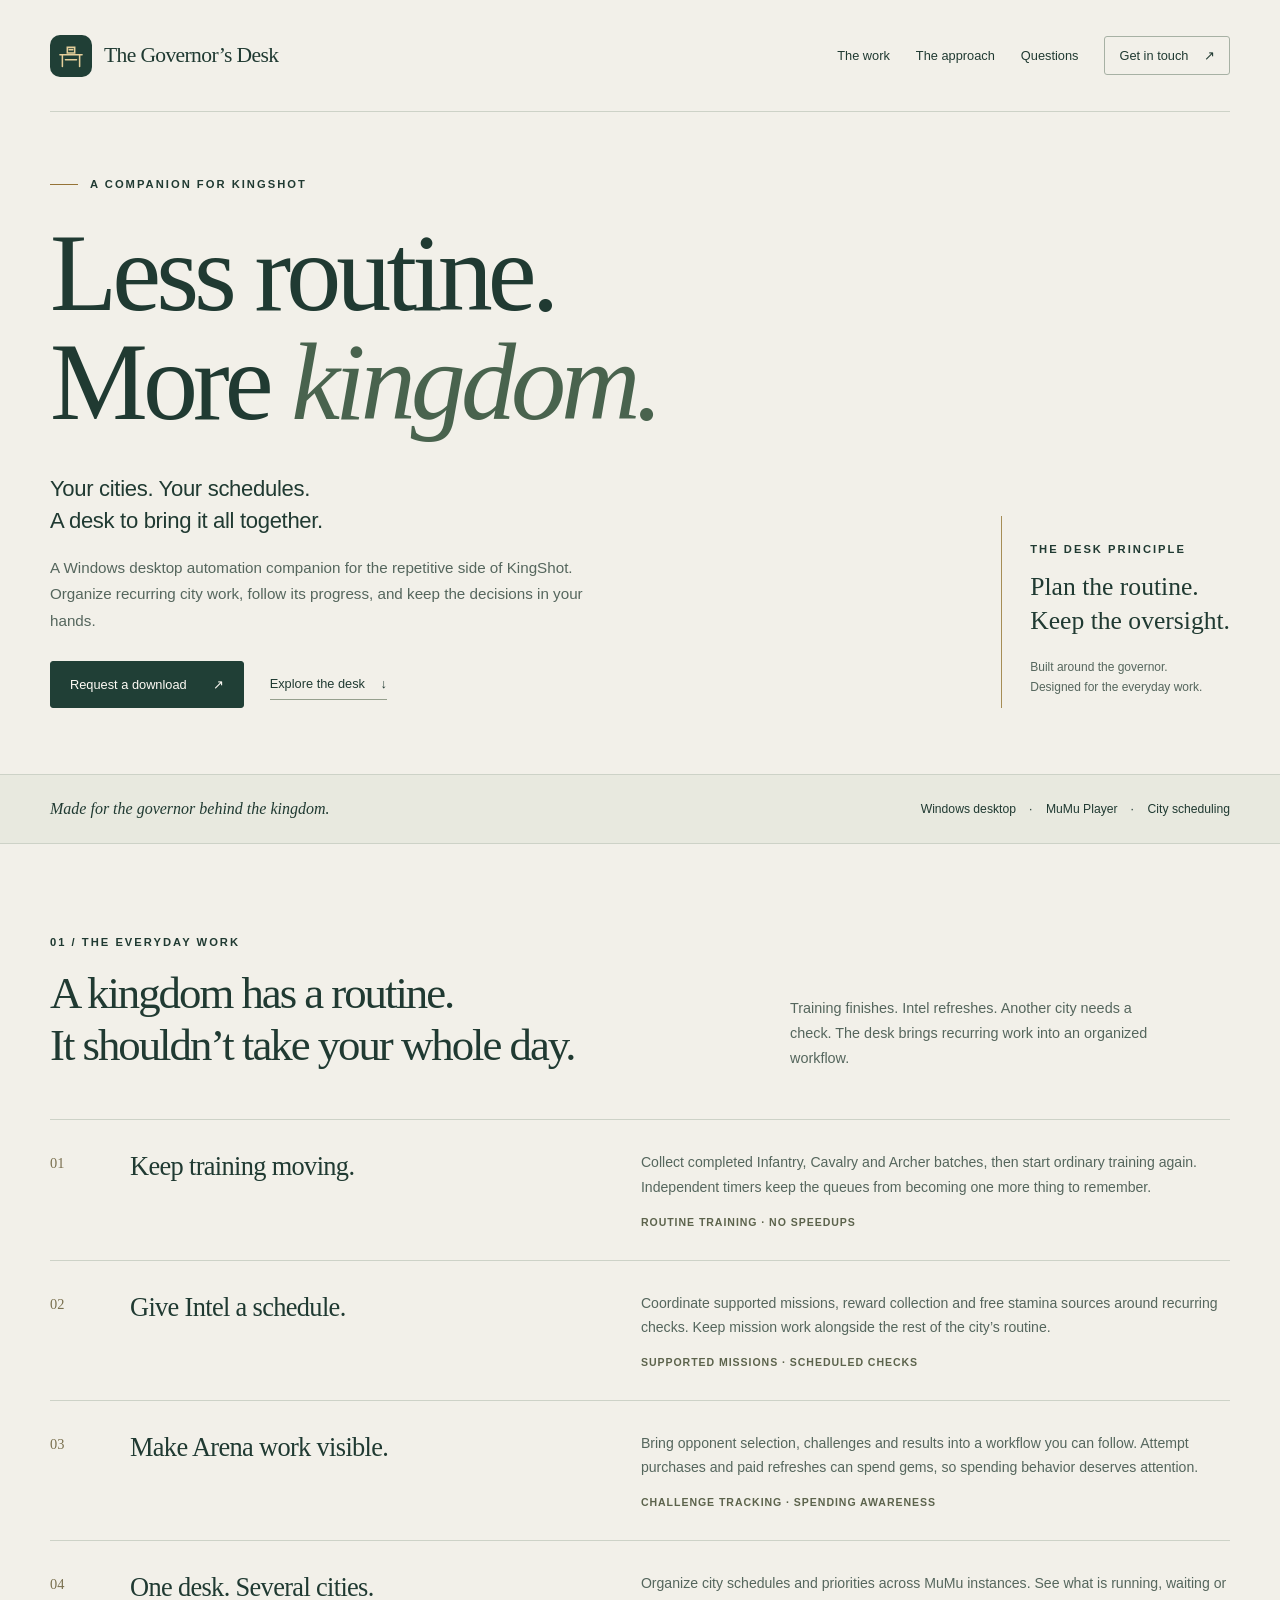
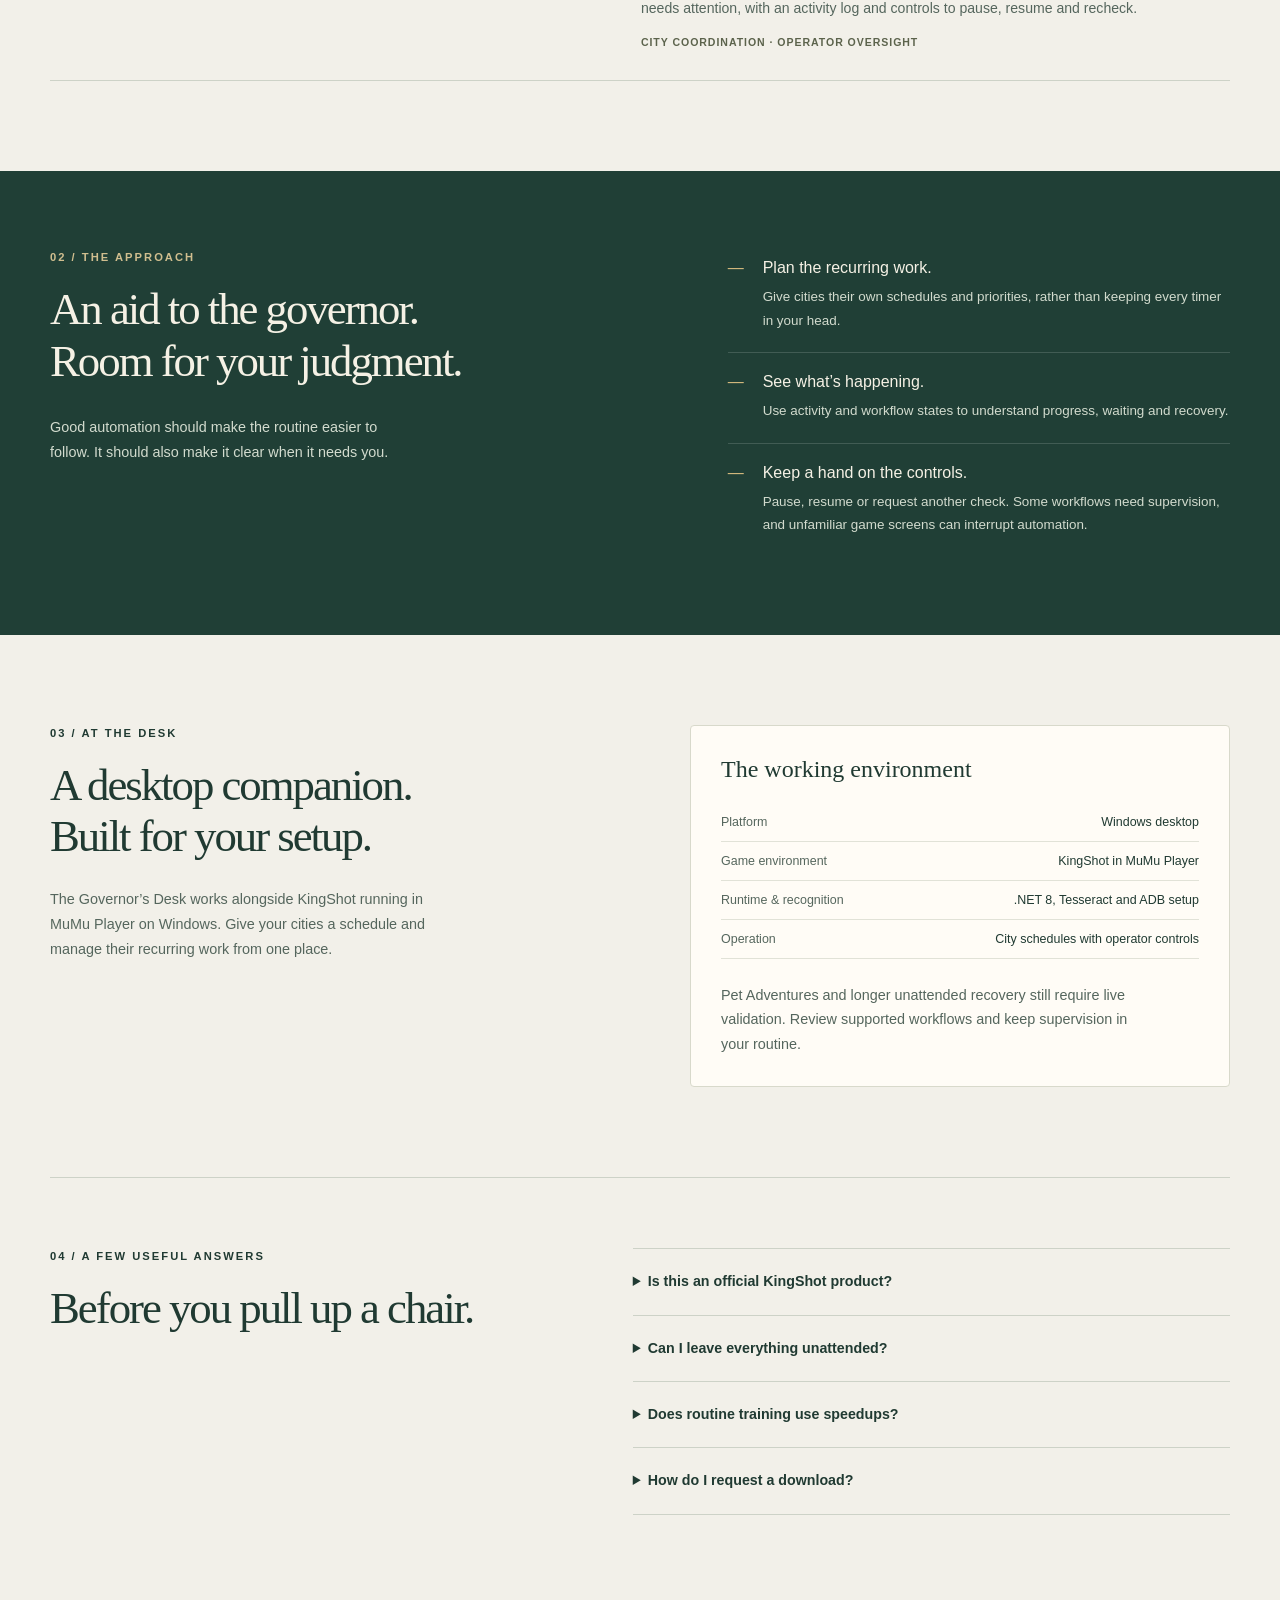
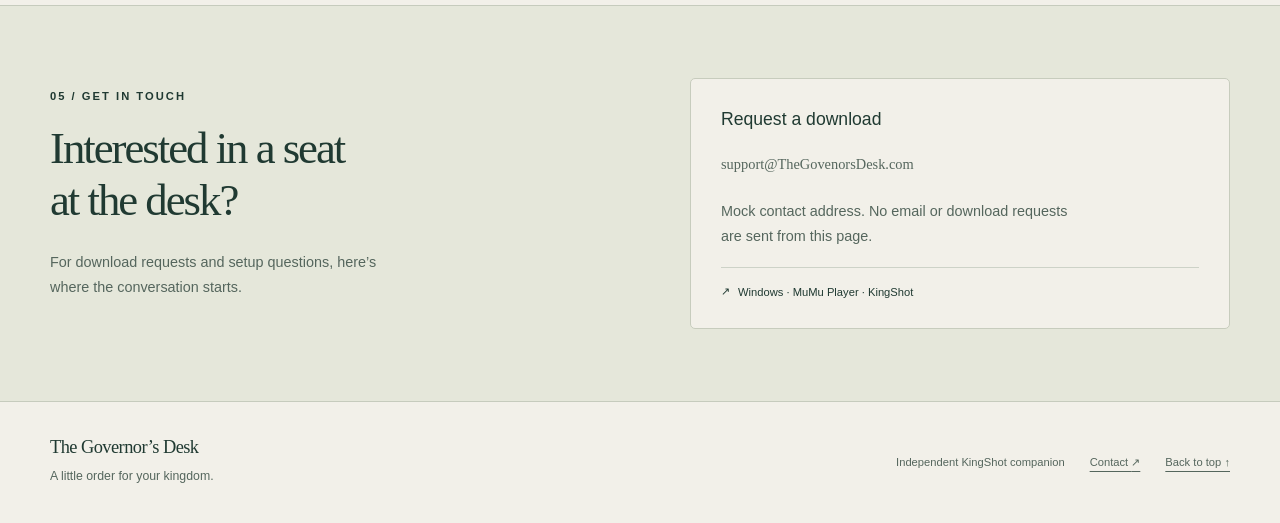
<file: docs/index.html>
<!doctype html>
<html lang="en" prefix="og: https://ogp.me/ns#">
<head>
<meta charset="utf-8">
<meta name="viewport" content="width=device-width, initial-scale=1">
<meta name="description" content="The Governor’s Desk: a Windows desktop automation companion for KingShot. Organize city schedules, training, Intel and Arena work from one place.">
<link rel="canonical" href="https://readtechsolutions.com/governors-desk-website/">
<meta property="og:type" content="website">
<meta property="og:site_name" content="The Governor’s Desk">
<meta property="og:title" content="The Governor’s Desk — Less routine. More kingdom.">
<meta property="og:description" content="Your cities. Your schedules. A Windows desktop companion for routine KingShot city work.">
<meta property="og:url" content="https://readtechsolutions.com/governors-desk-website/">
<meta property="og:image" content="https://readtechsolutions.com/governors-desk-website/assets/governors-desk-social-v1.png">
<meta property="og:image:type" content="image/png">
<meta property="og:image:width" content="1735">
<meta property="og:image:height" content="906">
<meta property="og:image:alt" content="The Governor’s Desk title over a forest-green backdrop, beside a parchment-covered desk overlooking a sunlit medieval kingdom.">
<meta name="twitter:card" content="summary_large_image">
<meta name="twitter:title" content="The Governor’s Desk — Less routine. More kingdom.">
<meta name="twitter:description" content="Your cities. Your schedules. A Windows desktop companion for routine KingShot city work.">
<meta name="twitter:image" content="https://readtechsolutions.com/governors-desk-website/assets/governors-desk-social-v1.png">
<meta name="twitter:image:alt" content="The Governor’s Desk title over a forest-green backdrop, beside a parchment-covered desk overlooking a sunlit medieval kingdom.">
<meta name="theme-color" content="#203f36">
<meta name="format-detection" content="email=no,telephone=no,address=no">
<title>The Governor’s Desk — Less routine. More kingdom.</title>
<link rel="icon" href="favicon.svg" type="image/svg+xml">
<link rel="stylesheet" href="styles.css">
<script src="navigation.js" defer></script>
</head>
<body>
<a class="skip" href="#main">Skip to content</a>
<header class="wrap header">
<a class="brand" href="#top" aria-label="The Governor’s Desk home"><svg viewBox="0 0 52 52" fill="none" aria-hidden="true"><path d="M8 24h36M12 25v18m28-18v18M17 32h18M20 12h12v9H20zM23 16h6"/></svg><span>The Governor’s Desk</span></a>
<nav aria-label="Main navigation"><a href="#workflows">The work</a><a href="#approach">The approach</a><a href="#questions">Questions</a><a class="nav-contact" href="#contact">Get in touch <span aria-hidden="true">↗</span></a></nav>
</header>
<main id="main">
<section class="wrap hero" id="top" aria-labelledby="hero-heading">
<p class="eyebrow"><span class="rule"></span>A companion for KingShot</p>
<h1 id="hero-heading">Less routine.<br>More <em>kingdom.</em></h1>
<div class="hero-bottom"><div><p class="lead">Your cities. Your schedules.<br>A desk to bring it all together.</p><p class="intro">A Windows desktop automation companion for the repetitive side of KingShot. Organize recurring city work, follow its progress, and keep the decisions in your hands.</p><div class="actions"><a class="button" href="#contact">Request a download <span aria-hidden="true">↗</span></a><a class="text-link" href="#workflows">Explore the desk <span aria-hidden="true">↓</span></a></div></div><aside class="margin-note"><span class="eyebrow">The desk principle</span><p>Plan the routine.<br> Keep the oversight.</p><span class="small">Built around the governor.<br> Designed for the everyday work.</span></aside></div>
</section>
<div class="context"><div class="wrap context-inner"><p>Made for the governor behind the kingdom.</p><ul aria-label="Product context"><li>Windows desktop</li><li>MuMu Player</li><li>City scheduling</li></ul></div></div>
<section class="wrap section" id="workflows" aria-labelledby="work-heading">
<div class="section-heading"><div><p class="eyebrow">01 / The everyday work</p><h2 id="work-heading">A kingdom has a routine.<br>It shouldn’t take your whole day.</h2></div><p class="section-intro">Training finishes. Intel refreshes. Another city needs a check. The desk brings recurring work into an organized workflow.</p></div>
<div class="work-list">
<article class="work"><span class="number" aria-hidden="true">01</span><h3>Keep training moving.</h3><div><p>Collect completed Infantry, Cavalry and Archer batches, then start ordinary training again. Independent timers keep the queues from becoming one more thing to remember.</p><span class="detail">Routine training · No speedups</span></div></article>
<article class="work"><span class="number" aria-hidden="true">02</span><h3>Give Intel a schedule.</h3><div><p>Coordinate supported missions, reward collection and free stamina sources around recurring checks. Keep mission work alongside the rest of the city’s routine.</p><span class="detail">Supported missions · Scheduled checks</span></div></article>
<article class="work"><span class="number" aria-hidden="true">03</span><h3>Make Arena work visible.</h3><div><p>Bring opponent selection, challenges and results into a workflow you can follow. Attempt purchases and paid refreshes can spend gems, so spending behavior deserves attention.</p><span class="detail">Challenge tracking · Spending awareness</span></div></article>
<article class="work"><span class="number" aria-hidden="true">04</span><h3>One desk. Several cities.</h3><div><p>Organize city schedules and priorities across MuMu instances. See what is running, waiting or needs attention, with an activity log and controls to pause, resume and recheck.</p><span class="detail">City coordination · Operator oversight</span></div></article>
</div></section>
<section class="approach" id="approach" aria-labelledby="approach-heading"><div class="wrap approach-inner"><div><p class="eyebrow">02 / The approach</p><h2 id="approach-heading">An aid to the governor.<br>Room for your judgment.</h2><p class="approach-intro">Good automation should make the routine easier to follow. It should also make it clear when it needs you.</p></div><div class="principles"><article><span aria-hidden="true">—</span><div><h3>Plan the recurring work.</h3><p>Give cities their own schedules and priorities, rather than keeping every timer in your head.</p></div></article><article><span aria-hidden="true">—</span><div><h3>See what’s happening.</h3><p>Use activity and workflow states to understand progress, waiting and recovery.</p></div></article><article><span aria-hidden="true">—</span><div><h3>Keep a hand on the controls.</h3><p>Pause, resume or request another check. Some workflows need supervision, and unfamiliar game screens can interrupt automation.</p></div></article></div></div></section>
<section class="wrap section setup" aria-labelledby="setup-heading"><div><p class="eyebrow">03 / At the desk</p><h2 id="setup-heading">A desktop companion.<br>Built for your setup.</h2><p>The Governor’s Desk works alongside KingShot running in MuMu Player on Windows. Give your cities a schedule and manage their recurring work from one place.</p></div><div class="setup-card"><h3>The working environment</h3><dl><div><dt>Platform</dt><dd>Windows desktop</dd></div><div><dt>Game environment</dt><dd>KingShot in MuMu Player</dd></div><div><dt>Runtime &amp; recognition</dt><dd>.NET 8, Tesseract and ADB setup</dd></div><div><dt>Operation</dt><dd>City schedules with operator controls</dd></div></dl><p class="small">Pet Adventures and longer unattended recovery still require live validation. Review supported workflows and keep supervision in your routine.</p></div></section>
<section class="wrap section questions" id="questions" aria-labelledby="questions-heading"><div><p class="eyebrow">04 / A few useful answers</p><h2 id="questions-heading">Before you pull up a chair.</h2></div><div class="faq"><details><summary>Is this an official KingShot product?</summary><p>No. The Governor’s Desk is an independent project, with no affiliation or endorsement from KingShot. Automation may violate game rules; the name does not imply permission or account safety.</p></details><details><summary>Can I leave everything unattended?</summary><p>Some workflows need supervision. Unknown screens, unusual popups and longer recovery scenarios remain limitations. Keep an eye on the activity log and use the pause and recheck controls when needed.</p></details><details><summary>Does routine training use speedups?</summary><p>Ordinary training maintenance collects completed batches and starts the next batch without spending speedups. Arena is different: attempt purchases and paid refreshes can spend gems.</p></details><details><summary>How do I request a download?</summary><p>Head to the contact section below. The displayed address is a mock contact address; this website does not send requests or provide a download file.</p></details></div></section>
<section class="contact" id="contact" aria-labelledby="contact-heading"><div class="wrap contact-inner"><div><p class="eyebrow">05 / Get in touch</p><h2 id="contact-heading">Interested in a seat<br>at the desk?</h2><p>For download requests and setup questions, here’s where the conversation starts.</p></div><div class="contact-card"><h3>Request a download</h3><p class="email">support@TheGovenorsDesk.com</p><p class="contact-note">Mock contact address. No email or download requests are sent from this page.</p><div class="contact-status"><span aria-hidden="true">↗</span> Windows · MuMu Player · KingShot</div></div></div></section>
</main>
<footer class="wrap footer"><a class="brand" href="#top">The Governor’s Desk</a><p>A little order for your kingdom.</p><div><span>Independent KingShot companion</span><a href="#contact">Contact <span aria-hidden="true">↗</span></a><a href="#top">Back to top ↑</a></div></footer>
</body></html>
</file>
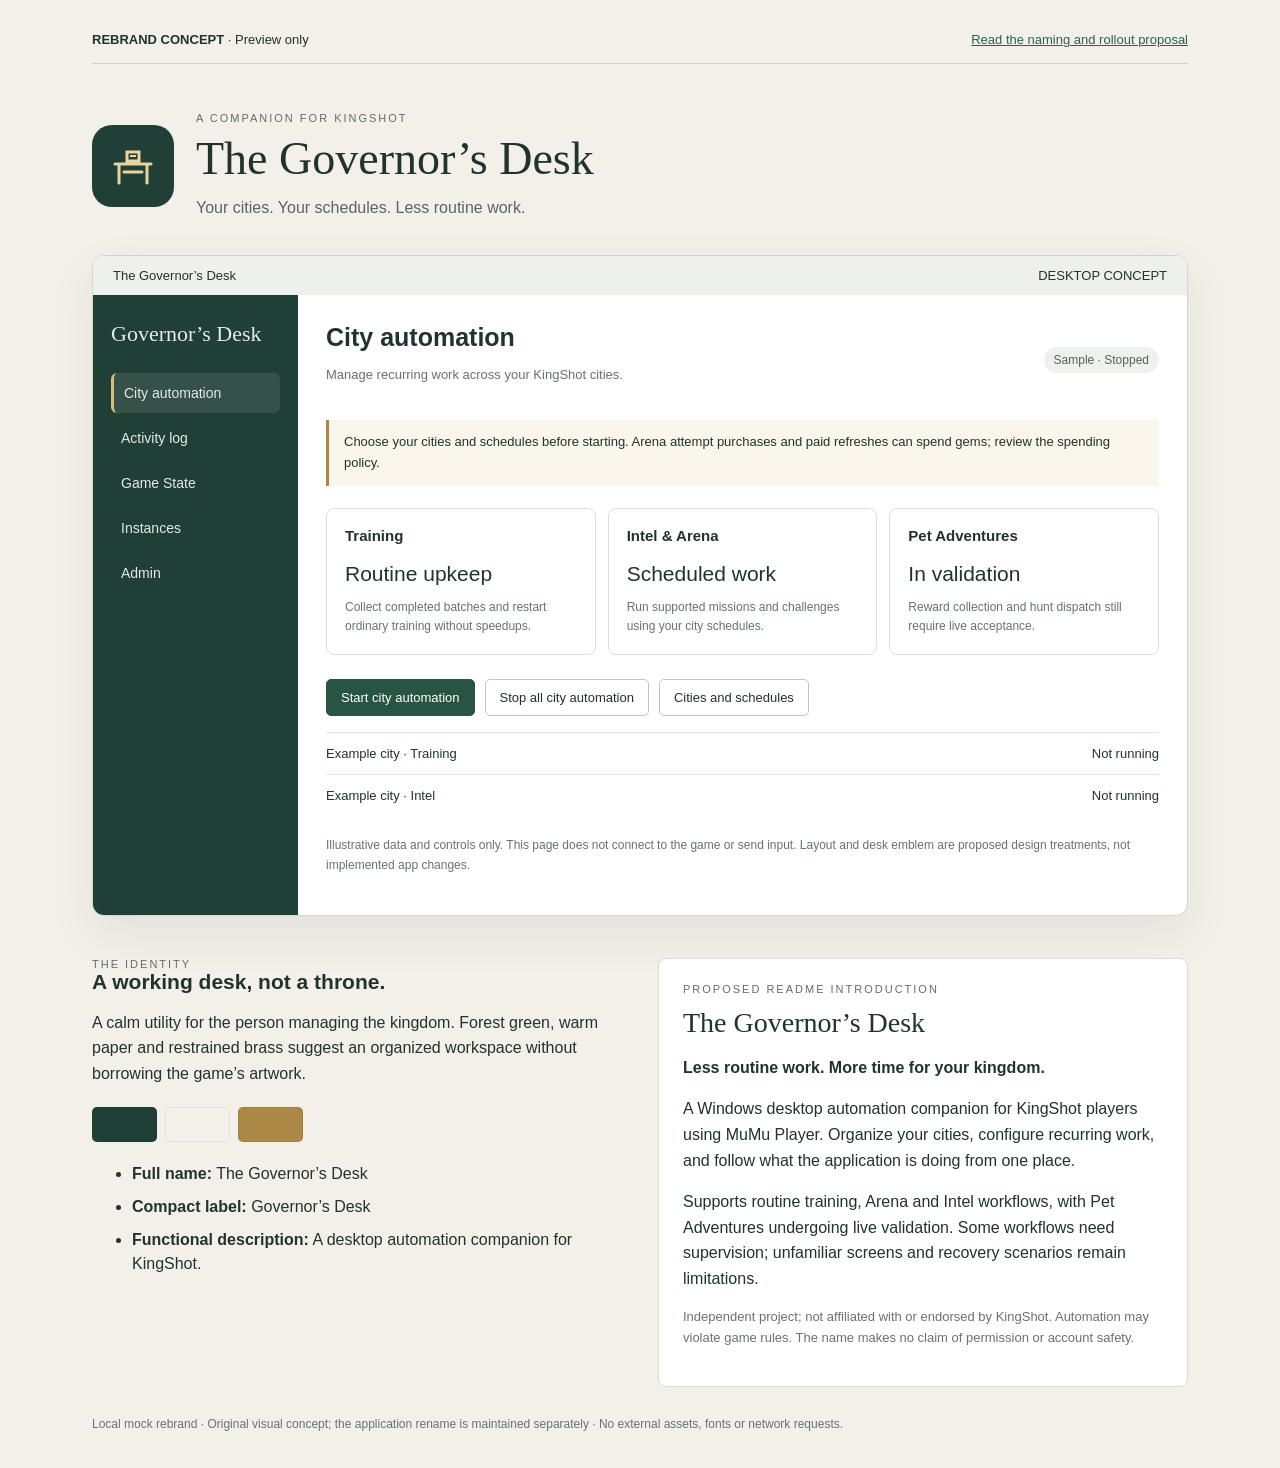
<file: design/rebrand-preview/governors-desk.html>
<!doctype html>
<html lang="en">
<meta charset="utf-8">
<meta name="viewport" content="width=device-width, initial-scale=1">
<title>The Governor’s Desk — Brand preview</title>
<style>
:root{font-family:Segoe UI,Arial,sans-serif;color:#20332f;background:#f2f0e9}*{box-sizing:border-box}body{margin:0}main{max-width:1160px;margin:auto;padding:32px}a{color:#276453}.notice{font-size:13px;border-bottom:1px solid #cecfc5;padding-bottom:16px;display:flex;justify-content:space-between;gap:16px}.hero{padding:48px 0 34px;display:flex;align-items:center;gap:22px}.mark{width:82px;height:82px;flex-shrink:0;background:#203f36;border-radius:20px;display:grid;place-items:center;color:#e9d4a0}.eyebrow{font-size:11px;letter-spacing:2px;text-transform:uppercase;color:#646e65}h1{font-family:Georgia,serif;font-weight:normal;font-size:46px;margin:8px 0 10px}p{line-height:1.6}.hero p{margin:0;color:#58665e}.window{background:#fff;border:1px solid #d0d5cd;border-radius:12px;overflow:hidden;box-shadow:0 18px 50px #20332f12}.titlebar{padding:12px 20px;background:#edf0eb;font-size:13px;display:flex;justify-content:space-between}.app{display:grid;grid-template-columns:205px 1fr}.sidebar{padding:26px 18px;background:#203f36;color:#e5ebe5}.sidebar strong{font-family:Georgia,serif;font-size:22px;font-weight:normal;display:block;margin-bottom:26px}.nav{padding:12px 10px;font-size:14px;border-radius:6px;margin-bottom:5px}.selected{background:#ffffff18;border-left:3px solid #d8bc7b}.workspace{padding:28px}.heading{display:flex;justify-content:space-between;align-items:center;gap:15px}h2{font-weight:600;font-size:25px;margin:0}.muted{color:#68736c;font-size:13px}.pill{border-radius:20px;padding:6px 10px;font-size:12px;background:#eef1ec;color:#536458}.banner{border-left:3px solid #ac8846;background:#faf6eb;padding:12px 15px;font-size:13px;line-height:1.6;margin:22px 0}.cards{display:grid;grid-template-columns:repeat(3,1fr);gap:12px}.card{padding:18px;border:1px solid #dce0d8;border-radius:8px}.card h3{font-size:15px;margin:0 0 18px}.card b{font-size:21px;font-weight:500}.card p{font-size:12px;color:#68736c;margin-bottom:0}.toolbar{display:flex;gap:10px;margin:24px 0 16px}.button{padding:10px 14px;border:1px solid #bec8bf;border-radius:5px;font-size:13px}.primary{background:#285443;color:white;border-color:#285443}.queue{border-top:1px solid #e3e6df;padding:13px 0;display:flex;justify-content:space-between;gap:15px;font-size:13px}.note{font-size:12px;color:#68736c;margin-top:20px}.lower{display:grid;grid-template-columns:1fr 1fr;gap:36px;margin-top:42px}.lower h2{font-size:21px}.readme{background:white;padding:24px;border:1px solid #d8dcd3;border-radius:8px}.readme h3{font-family:Georgia,serif;font-size:28px;font-weight:normal;margin:12px 0}.swatches{display:flex;gap:8px;margin:20px 0}.swatch{height:35px;width:65px;border:1px solid #0001;border-radius:5px}li{margin:9px 0;line-height:1.5}footer{margin:30px 0 5px;font-size:12px;color:#68736c}@media(max-width:800px){main{padding:18px}.hero{padding:30px 0}h1{font-size:33px}.app{grid-template-columns:1fr}.sidebar{display:none}.cards,.lower{grid-template-columns:1fr}.workspace{padding:18px}.heading{align-items:flex-start}.notice{display:block}.toolbar{flex-wrap:wrap}}
</style>
<main>
<div class="notice"><span><b>REBRAND CONCEPT</b> · Preview only</span><a href="REBRAND_PROPOSAL.md">Read the naming and rollout proposal</a></div>
<header class="hero">
<div class="mark" aria-label="Desk emblem concept"><svg width="52" height="52" viewBox="0 0 52 52" fill="none" aria-hidden="true"><path d="M8 24h36M12 25v18m28-18v18M17 32h18M20 12h12v9H20z" stroke="currentColor" stroke-width="3" stroke-linecap="round"/><path d="M23 16h6" stroke="currentColor" stroke-width="2"/></svg></div>
<div><div class="eyebrow">A companion for KingShot</div><h1>The Governor’s Desk</h1><p>Your cities. Your schedules. Less routine work.</p></div>
</header>
<section class="window" aria-label="Illustrative desktop app mockup">
<div class="titlebar"><span>The Governor’s Desk</span><span>DESKTOP CONCEPT</span></div>
<div class="app">
<aside class="sidebar"><strong>Governor’s Desk</strong><div class="nav selected">City automation</div><div class="nav">Activity log</div><div class="nav">Game State</div><div class="nav">Instances</div><div class="nav">Admin</div></aside>
<div class="workspace">
<div class="heading"><div><h2>City automation</h2><p class="muted">Manage recurring work across your KingShot cities.</p></div><span class="pill">Sample · Stopped</span></div>
<div class="banner">Choose your cities and schedules before starting. Arena attempt purchases and paid refreshes can spend gems; review the spending policy.</div>
<div class="cards"><article class="card"><h3>Training</h3><b>Routine upkeep</b><p>Collect completed batches and restart ordinary training without speedups.</p></article><article class="card"><h3>Intel &amp; Arena</h3><b>Scheduled work</b><p>Run supported missions and challenges using your city schedules.</p></article><article class="card"><h3>Pet Adventures</h3><b>In validation</b><p>Reward collection and hunt dispatch still require live acceptance.</p></article></div>
<div class="toolbar"><span class="button primary">Start city automation</span><span class="button">Stop all city automation</span><span class="button">Cities and schedules</span></div>
<div class="queue"><span>Example city · Training</span><span>Not running</span></div><div class="queue"><span>Example city · Intel</span><span>Not running</span></div>
<p class="note">Illustrative data and controls only. This page does not connect to the game or send input. Layout and desk emblem are proposed design treatments, not implemented app changes.</p>
</div></div></section>
<section class="lower"><div><div class="eyebrow">The identity</div><h2>A working desk, not a throne.</h2><p>A calm utility for the person managing the kingdom. Forest green, warm paper and restrained brass suggest an organized workspace without borrowing the game’s artwork.</p><div class="swatches" aria-label="Proposed colors: forest, paper, brass"><span class="swatch" style="background:#203f36"></span><span class="swatch" style="background:#f2f0e9"></span><span class="swatch" style="background:#ac8846"></span></div><ul><li><b>Full name:</b> The Governor’s Desk</li><li><b>Compact label:</b> Governor’s Desk</li><li><b>Functional description:</b> A desktop automation companion for KingShot.</li></ul></div>
<article class="readme"><div class="eyebrow">Proposed README introduction</div><h3>The Governor’s Desk</h3><p><b>Less routine work. More time for your kingdom.</b></p><p>A Windows desktop automation companion for KingShot players using MuMu Player. Organize your cities, configure recurring work, and follow what the application is doing from one place.</p><p>Supports routine training, Arena and Intel workflows, with Pet Adventures undergoing live validation. Some workflows need supervision; unfamiliar screens and recovery scenarios remain limitations.</p><p class="muted">Independent project; not affiliated with or endorsed by KingShot. Automation may violate game rules. The name makes no claim of permission or account safety.</p></article></section>
<footer>Local mock rebrand · Original visual concept; the application rename is maintained separately · No external assets, fonts or network requests.</footer>
</main>
</html>
</file>
<file: docs/styles.css>
@charset "UTF-8";
:root{color-scheme:light;--forest:#203f36;--paper:#f2f0e9;--ink:#203a32;--muted:#55665d;--brass:#957336;--line:#cdd2c7;--white:#fffcf6;font-family:"Segoe UI",Arial,sans-serif;color:var(--ink);background:var(--paper);scroll-padding-top:24px}*{box-sizing:border-box}body{margin:0}a{color:inherit;text-underline-offset:5px}a:hover{text-decoration-thickness:2px}a:focus-visible,summary:focus-visible{outline:3px solid var(--brass);outline-offset:5px}p{line-height:1.75;margin:0 0 18px}h1,h2,h3{margin:0;font-weight:400}h1,h2{font-family:Georgia,"Times New Roman",serif;letter-spacing:-.045em}h2{font-size:clamp(2rem,3.5vw,3.25rem);line-height:1.15}h3{font-size:1.2rem;font-weight:600}.wrap{width:min(1180px,calc(100% - 88px));margin-inline:auto}.eyebrow{font-size:.7rem;text-transform:uppercase;letter-spacing:.18em;font-weight:600;line-height:1.5}.skip{position:absolute;top:-100px;left:16px;padding:12px;background:white;z-index:10}.skip:focus{top:16px}.small{font-size:.75rem;color:var(--muted);line-height:1.7}
.header{min-height:112px;display:flex;align-items:center;justify-content:space-between;gap:28px;border-bottom:1px solid var(--line)}.brand{display:flex;align-items:center;gap:12px;text-decoration:none;font-family:Georgia,serif;font-size:1.35rem;letter-spacing:-.03em}.brand svg{width:42px;height:42px;background:var(--forest);border-radius:10px;color:#e5cf9b;flex-shrink:0;padding:5px}.brand path{stroke:currentColor;stroke-width:2.5;stroke-linecap:round}nav{display:flex;gap:26px;align-items:center;font-size:.8rem}nav a{text-decoration:none}nav a:hover{text-decoration:underline}.nav-contact{border:1px solid #a7b1a4;padding:11px 14px;border-radius:3px}.nav-contact span{margin-left:12px}
.hero{padding-top:64px;padding-bottom:66px}.hero .eyebrow{display:flex;align-items:center;gap:12px}.rule{width:28px;height:1px;background:var(--brass)}h1{font-size:clamp(4.3rem,8.6vw,7.6rem);line-height:.99;margin:26px 0 36px}h1 em{color:#49634e}.hero-bottom{display:grid;grid-template-columns:1.4fr 1fr;gap:90px;align-items:end}.lead{font-size:1.38rem;line-height:1.45;letter-spacing:-.015em}.intro{max-width:575px;font-size:.95rem;color:var(--muted)}.actions{display:flex;align-items:center;flex-wrap:wrap;gap:26px;margin-top:26px}.button{display:inline-flex;align-items:center;justify-content:space-between;gap:26px;padding:15px 19px;font-size:.8rem;text-decoration:none;border-radius:3px;background:var(--forest);color:var(--white);border:1px solid var(--forest)}.button:hover{background:#305348}.text-link{font-size:.8rem;text-decoration:none;border-bottom:1px solid #96a08e;padding-block:8px}.text-link span{margin-left:12px}.margin-note{padding:25px 0 10px 28px;border-left:1px solid #a68d55;max-width:340px;justify-self:end}.margin-note p{font-family:Georgia,serif;font-size:1.6rem;line-height:1.35;margin:12px 0 18px}.margin-note .small{display:block}.context{border-block:1px solid var(--line);background:#e8e9df}.context-inner{display:flex;align-items:center;justify-content:space-between;gap:24px;padding-block:20px;font-size:.76rem}.context-inner p{font-family:Georgia,serif;font-size:1rem;font-style:italic;margin:0}.context ul{display:flex;gap:30px;margin:0;padding:0;list-style:none}.context li+li{position:relative}.context li+li:before{content:"·";position:absolute;left:-17px}
.section{padding-block:90px}.section-heading{display:grid;grid-template-columns:1.5fr 1fr;gap:80px;align-items:end;margin-bottom:48px}.section-intro{font-size:.9rem;color:var(--muted);max-width:360px;margin:0}.work-list{border-top:1px solid var(--line)}.work{display:grid;grid-template-columns:60px 1fr 1.2fr;gap:20px;border-bottom:1px solid var(--line);padding:30px 0}.number{font-family:Georgia,serif;color:#7a704f;font-size:.9rem;padding-top:5px}.work h3{font-family:Georgia,serif;font-size:1.65rem;font-weight:400;letter-spacing:-.025em;line-height:1.25}.work p{font-size:.88rem;color:var(--muted);margin:0 0 12px}.detail{font-size:.66rem;text-transform:uppercase;letter-spacing:.09em;font-weight:600;color:#5c634c}
.approach{background:var(--forest);color:#f5f1e5;padding-block:78px}.approach-inner{display:grid;grid-template-columns:1.15fr 1fr;gap:100px}.approach .eyebrow{color:#d0be8f}.approach-intro{font-size:.9rem;max-width:370px;color:#d2dbce;margin-top:28px}.principles{padding-top:10px}.principles article{display:grid;grid-template-columns:25px 1fr;gap:10px;padding:20px 0;border-bottom:1px solid #ffffff26}.principles article:first-child{padding-top:0}.principles article:last-child{border:0}.principles article>span{color:#d5bb7e}.principles h3{font-size:1rem;font-weight:500;margin-bottom:8px}.principles p{color:#d2dbce;font-size:.84rem;margin:0}
.setup{display:grid;grid-template-columns:1fr 1fr;gap:100px;align-items:start}.setup>div>p:not(.eyebrow){font-size:.9rem;color:var(--muted);max-width:410px;margin-top:24px}.setup-card{background:var(--white);padding:30px;border:1px solid #d8d9cb;border-radius:4px}.setup-card h3{font-family:Georgia,serif;font-size:1.5rem;font-weight:400}.setup-card dl{margin:20px 0}.setup-card dl>div{padding:12px 0;border-bottom:1px solid #e1e2d7;display:grid;grid-template-columns:1fr 1.2fr;gap:20px;font-size:.78rem}.setup-card dt{color:var(--muted)}.setup-card dd{margin:0;text-align:right}.setup-card .small{margin-bottom:0}.questions{border-top:1px solid var(--line);display:grid;grid-template-columns:1fr 1.2fr;gap:85px;padding-top:70px}.faq{border-top:1px solid var(--line)}details{border-bottom:1px solid var(--line)}summary{cursor:pointer;padding:22px 28px 22px 0;font-size:.89rem;font-weight:600;line-height:1.5}details p{font-size:.85rem;color:var(--muted);padding-right:20px;margin:0 0 24px}
.contact{background:#e5e7da;border-block:1px solid #c6cbbd;padding-block:72px}.contact-inner{display:grid;grid-template-columns:1fr 1fr;gap:100px;align-items:center}.contact-inner>div>p:not(.eyebrow){max-width:360px;font-size:.9rem;margin-top:24px;color:var(--muted)}.contact-card{background:var(--paper);padding:30px;border:1px solid #c7ccbd;border-radius:5px;min-width:0}.contact-card h3{font-size:1.1rem;font-weight:500;margin:0 0 15px}.email{font-family:Georgia,serif;font-size:clamp(1.1rem,1.8vw,1.4rem);overflow-wrap:anywhere;line-height:1.45}.contact-note{font-size:.75rem;color:var(--muted);margin-top:18px}.contact-status{padding-top:17px;border-top:1px solid var(--line);font-size:.7rem;display:flex;gap:8px;align-items:center}.footer{padding-block:35px;display:grid;grid-template-columns:1fr 1fr;gap:8px 30px;align-items:center}.footer .brand{font-size:1.15rem}.footer>p{font-size:.77rem;color:var(--muted);margin:0}.footer>div{grid-column:2;grid-row:1/3;display:flex;justify-content:flex-end;gap:25px;flex-wrap:wrap;font-size:.7rem;color:var(--muted)}
@media(max-width:960px){.wrap{width:calc(100% - 48px)}nav{gap:18px}nav a:not(.nav-contact){display:none}.hero-bottom{gap:45px}.section-heading,.approach-inner,.setup,.questions,.contact-inner{gap:40px}.work{grid-template-columns:40px 1fr 1.25fr}.work h3{font-size:1.4rem}.context-inner{align-items:flex-start}.context ul{gap:20px;flex-wrap:wrap;justify-content:flex-end}.context li+li:before{left:-12px}}
@media(max-width:640px){.wrap{width:calc(100% - 40px)}.header{min-height:88px;gap:12px}.brand{font-size:1.05rem;gap:8px}.brand svg{width:34px;height:34px;padding:4px}nav .nav-contact{padding:9px;font-size:.67rem}.nav-contact span{margin-left:4px}.hero{padding-top:42px;padding-bottom:42px}h1{font-size:clamp(3.8rem,15vw,5.6rem);margin:25px 0 30px}.hero-bottom,.section-heading,.approach-inner,.setup,.questions,.contact-inner{grid-template-columns:1fr}.hero-bottom{gap:36px}.lead{font-size:1.18rem}.intro{font-size:.88rem}.actions{gap:20px}.margin-note{justify-self:start;padding:5px 0 5px 20px;max-width:none}.margin-note p{font-size:1.35rem;margin-bottom:10px}.margin-note p br,.margin-note .small br{display:none}.context-inner{display:block;padding-block:19px}.context ul{justify-content:flex-start;margin-top:14px;gap:24px;font-size:.7rem}.context li+li:before{left:-14px}.section{padding-block:56px}.section-heading{gap:22px;margin-bottom:30px}.section-intro{max-width:none;font-size:.85rem}h2{font-size:2.05rem}.work{grid-template-columns:28px 1fr;gap:12px;padding-block:25px}.work h3{font-size:1.45rem}.work>div{grid-column:2}.work p{font-size:.84rem}.detail{font-size:.61rem}.approach{padding-block:52px}.approach-inner{gap:28px}.approach-intro{margin-top:20px}.setup{gap:26px}.setup-card{padding:23px}.setup-card dl>div{gap:12px}.questions{gap:28px}.contact{padding-block:48px}.contact-inner{gap:25px}.contact-card{padding:25px}.email{font-size:1.15rem}.footer{grid-template-columns:1fr;gap:12px;padding-block:28px}.footer>div{grid-column:auto;grid-row:auto;justify-content:flex-start;margin-top:12px;gap:20px}.footer>p{font-size:.73rem}}
@media(prefers-reduced-motion:no-preference){html{scroll-behavior:smooth}}

@media(max-width:360px){.header{flex-wrap:wrap;padding-block:16px;gap:12px}.header nav{margin-left:auto}.hero{padding-top:32px}}

@media(max-width:360px){h1{font-size:2.6rem}}
</file>
